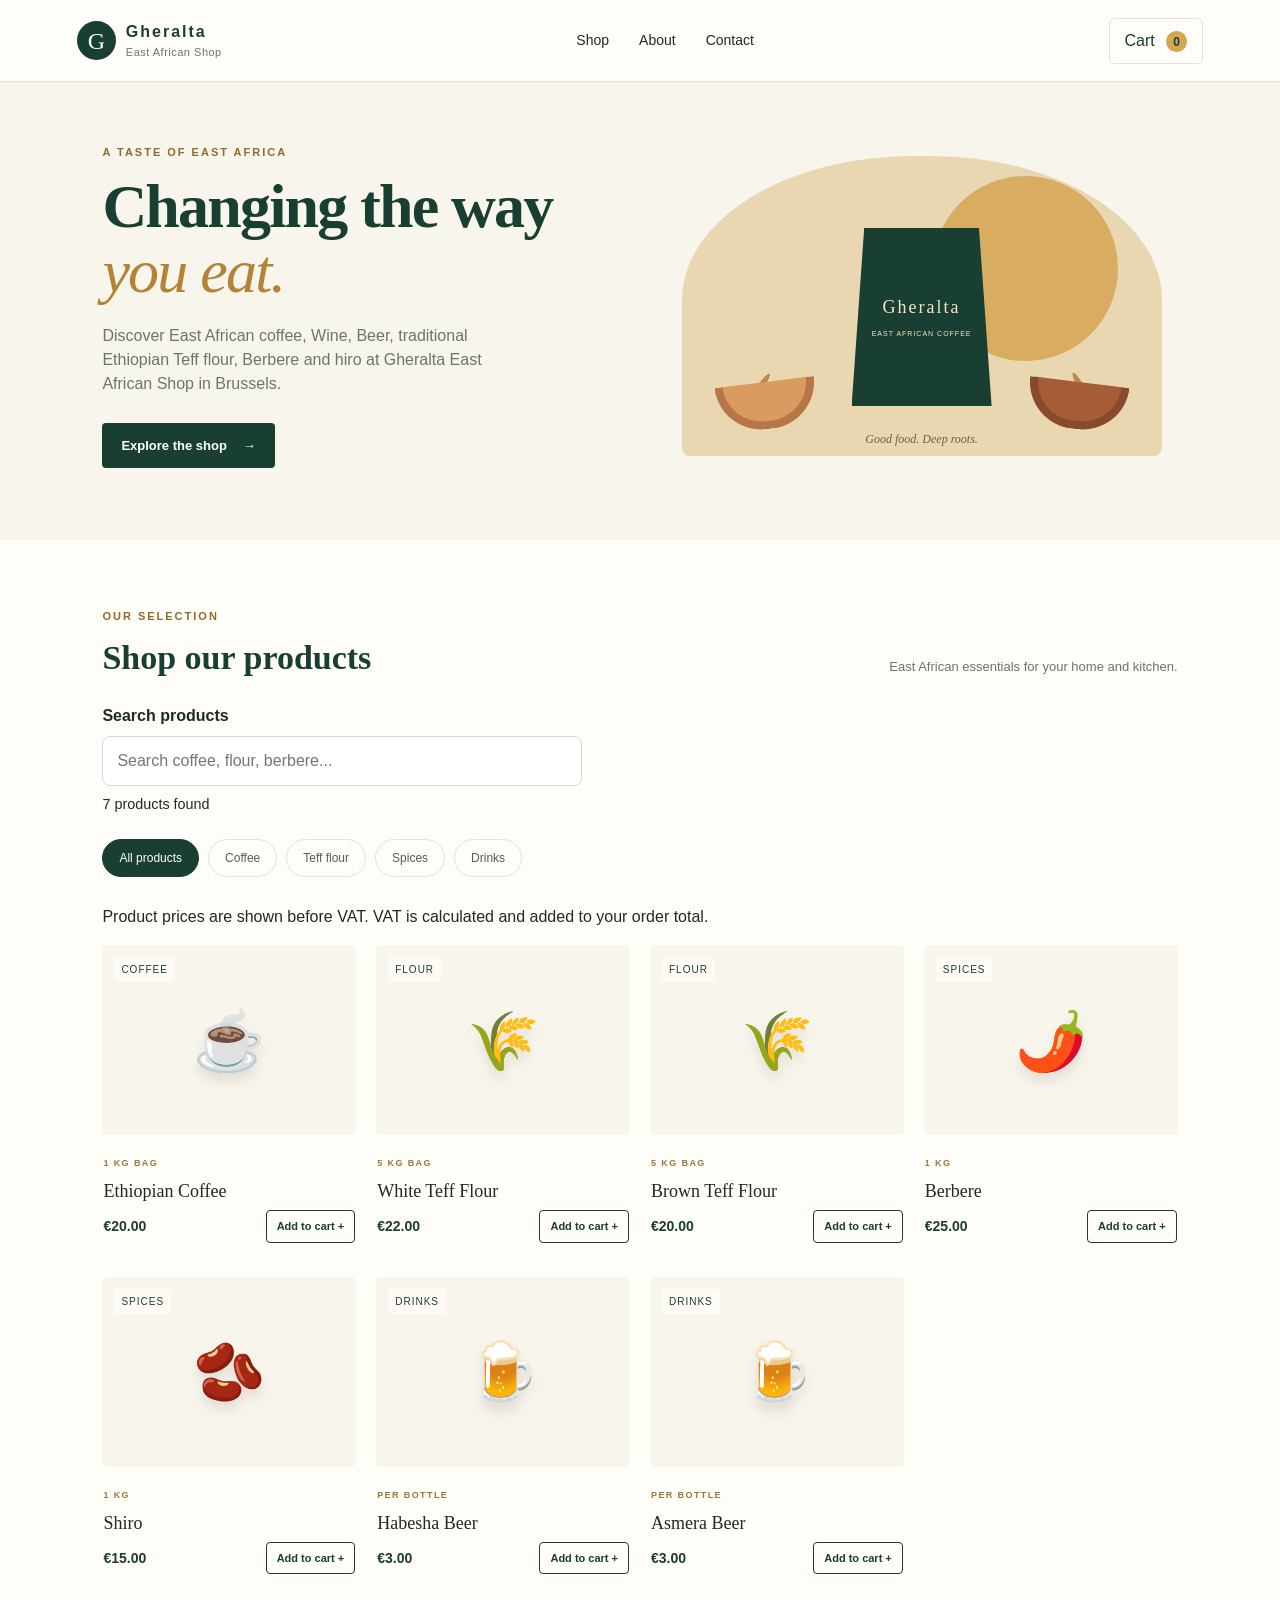
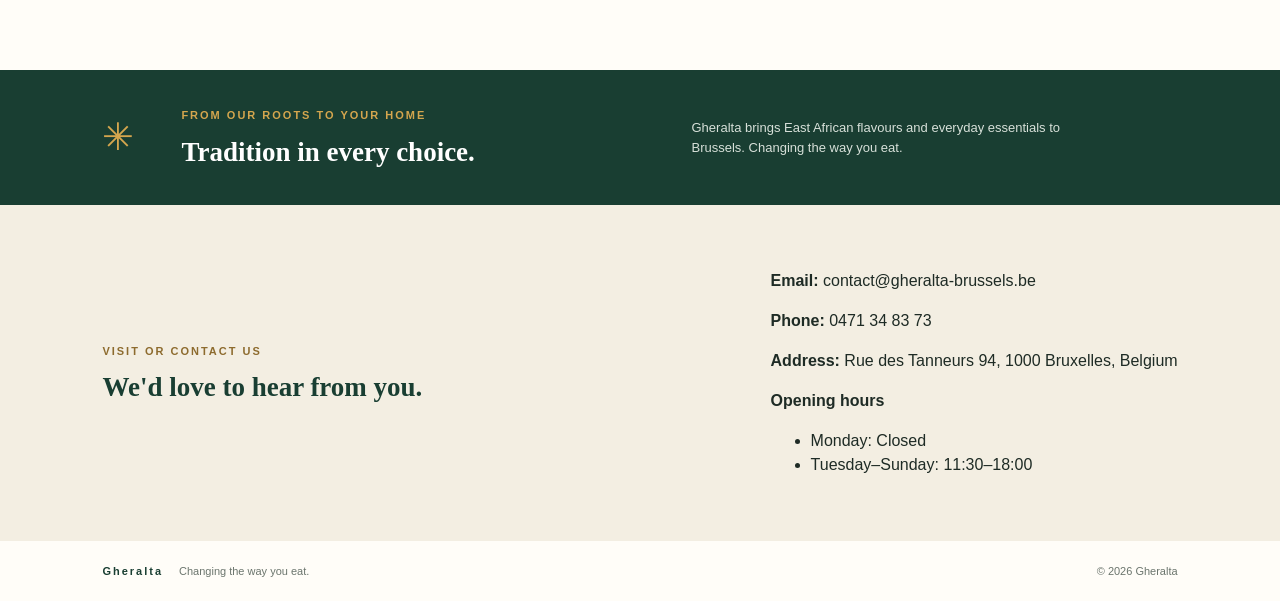
<file: index.html>
<!doctype html>
<html lang="en">

<head>
  <meta charset="utf-8">
  <meta name="viewport" content="width=device-width, initial-scale=1">
  <meta name="description"
    content="Gheralta East African Shop in Brussels. Discover East African coffee, Wine, Beer, traditional Ethiopian Teff flour, Berbere, Shiro and more. Changing the way you eat.">
  <title>Gheralta East African Shop | Brussels</title>
  <link rel="stylesheet" href="styles.css">
</head>

<body>
  <header class="site-header">
    <a class="brand" href="#" aria-label="Gheralta home">
      <span class="brand-mark">G</span>
      <span><strong>Gheralta</strong><small>East African Shop</small></span>
    </a>

    <nav aria-label="Main navigation">
      <a href="#shop">Shop</a>
      <a href="#about">About</a>
      <a href="#contact">Contact</a>
    </nav>

    <button class="cart-button" id="cart-toggle" aria-label="Open shopping cart">
      Cart <span id="cart-count">0</span>
    </button>
  </header>

  <main>
    <section class="hero">
      <div class="hero-copy">
        <p class="eyebrow">A taste of East Africa</p>
        <h1>Changing the way<br><em>you eat.</em></h1>
        <p>Discover East African coffee, Wine, Beer, traditional Ethiopian Teff flour, Berbere and hiro at Gheralta East African Shop in
          Brussels.</p>
        <a class="primary-button" href="#shop">Explore the shop <span aria-hidden="true">→</span></a>
      </div>

      <div class="hero-art" aria-label="Illustration of coffee, spices and grains">
        <div class="sun"></div>
        <div class="coffee-bag"><span>Gheralta</span><small>EAST AFRICAN COFFEE</small></div>
        <div class="bowl bowl-one"></div>
        <div class="bowl bowl-two"></div>
        <div class="grain grain-one"></div>
        <div class="grain grain-two"></div>
        <span class="art-caption">Good food. Deep roots.</span>
      </div>
    </section>

    <section class="shop-section" id="shop">
      <div class="section-heading">
        <div>
          <p class="eyebrow">Our selection</p>
          <h2>Shop our products</h2>
        </div>
        <p>East African essentials for your home and kitchen.</p>
      </div>

      <div class="product-search">
        <label for="product-search">Search products</label>
        <input type="search" id="product-search" placeholder="Search coffee, flour, berbere..." autocomplete="off">
        <p id="search-results" aria-live="polite"></p>
      </div>

      <div class="category-filters" id="category-filters" aria-label="Filter products">
        <button class="filter active" data-category="All">All products</button>
        <button class="filter" data-category="Coffee">Coffee</button>
        <button class="filter" data-category="Flour">Teff flour</button>
        <button class="filter" data-category="Spices">Spices</button>
        <button class="filter" data-category="Drinks">Drinks</button>
      </div>

      <p class="tax-note">Product prices are shown before VAT. VAT is calculated and added to your order total.</p>
      <div class="product-grid" id="product-grid"></div>
    </section>

    <section class="about-strip" id="about">
      <div class="about-symbol">✳</div>
      <div>
        <p class="eyebrow">From our roots to your home</p>
        <h2>Tradition in every choice.</h2>
      </div>
      <p>Gheralta brings East African flavours and everyday essentials to Brussels. Changing the way you eat.</p>
    </section>

    <section class="contact-strip" id="contact">
      <div>
        <p class="eyebrow">Visit or contact us</p>
        <h2>We'd love to hear from you.</h2>
      </div>

      <div class="contact-details">
        <p>
          <strong>Email:</strong>
          <a href="mailto:contact@gheralta-brussels.be">contact@gheralta-brussels.be</a>
        </p>
        <p>
          <strong>Phone:</strong>
          <a href="tel:+32471348373">0471 34 83 73</a>
        </p>
        <p>
          <strong>Address:</strong>
          <a href="https://www.google.com/maps/search/?api=1&query=Rue+des+Tanneurs+94%2C+1000+Bruxelles"
            target="_blank" rel="noopener noreferrer">
            Rue des Tanneurs 94, 1000 Bruxelles, Belgium
          </a>
        </p>

        <p><strong>Opening hours</strong></p>
        <ul>
          <li>Monday: Closed</li>
          <li>Tuesday–Sunday: 11:30–18:00</li>
        </ul>
      </div>
    </section>
  </main>

  <footer>
    <a class="footer-brand" href="#">Gheralta</a>
    <span>Changing the way you eat.</span>
    <span>© <span id="year"></span> Gheralta</span>
  </footer>

  <aside class="cart-panel" id="cart-panel" aria-label="Shopping cart" hidden>
    <div class="cart-heading">
      <h2>Your cart</h2>
      <button id="cart-close" aria-label="Close cart">×</button>
    </div>
    <div id="cart-items" class="cart-items">
      <p class="empty-cart">Your cart is empty.</p>
    </div>
    <div class="cart-total">
      <strong id="cart-total">€0.00</strong>
    </div>
    <p class="tax-note">Product prices are before VAT. VAT is shown separately in the order total.</p>
    
    <button class="primary-button checkout-button" id="checkout-button">
      Continue to checkout
    </button>
    
    <form id="checkout-form" hidden>
      <h3>Delivery details</h3>
    <p class="required-note">
      Fields marked <span class="required-star">*</span> are mandatory.
    </p>
    <p id="checkout-status" role="status" aria-live="polite"></p>
      <label for="customer-first-name">
        First name <span class="required-star" aria-hidden="true">*</span>
      </label>
      <input type="text" id="customer-first-name" name="customerFirstName" autocomplete="given-name" maxlength="50" required>

      <label for="customer-last-name">
        Last name <span class="required-star" aria-hidden="true">*</span>
      </label>
      <input type="text" id="customer-last-name" name="customerLastName" autocomplete="family-name" maxlength="50" required>
    
      <label for="customer-email">
        Email address <span class="required-star" aria-hidden="true">*</span>
      </label>
      <input type="email" id="customer-email" name="customerEmail" autocomplete="email" required>

      <label for="phone-country">Country / calling code</label>
      <select id="phone-country" name="phoneCountry" autocomplete="country" required>
        <option value="AT" data-dial="43">Austria (+43)</option>
        <option value="BE" data-dial="32" selected>Belgium (+32)</option>
        <option value="BG" data-dial="359">Bulgaria (+359)</option>
        <option value="HR" data-dial="385">Croatia (+385)</option>
        <option value="CY" data-dial="357">Cyprus (+357)</option>
        <option value="CZ" data-dial="420">Czechia (+420)</option>
        <option value="DK" data-dial="45">Denmark (+45)</option>
        <option value="EE" data-dial="372">Estonia (+372)</option>
        <option value="FI" data-dial="358">Finland (+358)</option>
        <option value="FR" data-dial="33">France (+33)</option>
        <option value="DE" data-dial="49">Germany (+49)</option>
        <option value="GR" data-dial="30">Greece (+30)</option>
        <option value="HU" data-dial="36">Hungary (+36)</option>
        <option value="IE" data-dial="353">Ireland (+353)</option>
        <option value="IT" data-dial="39">Italy (+39)</option>
        <option value="LV" data-dial="371">Latvia (+371)</option>
        <option value="LT" data-dial="370">Lithuania (+370)</option>
        <option value="LU" data-dial="352">Luxembourg (+352)</option>
        <option value="MT" data-dial="356">Malta (+356)</option>
        <option value="NL" data-dial="31">Netherlands (+31)</option>
        <option value="PL" data-dial="48">Poland (+48)</option>
        <option value="PT" data-dial="351">Portugal (+351)</option>
        <option value="RO" data-dial="40">Romania (+40)</option>
        <option value="SK" data-dial="421">Slovakia (+421)</option>
        <option value="SI" data-dial="386">Slovenia (+386)</option>
        <option value="ES" data-dial="34">Spain (+34)</option>
        <option value="SE" data-dial="46">Sweden (+46)</option>
      </select>

      <label for="customer-phone">
        Phone number <span class="required-star" aria-hidden="true">*</span>
      </label>
      <input type="tel" id="customer-phone" name="customerPhone" autocomplete="tel-national" placeholder="e.g. 0471 34 83 73" required>

      <label for="delivery-postcode">
        Belgian postcode <span class="required-star" aria-hidden="true">*</span>
      </label>
      <select id="delivery-postcode" name="deliveryPostcode" autocomplete="postal-code" required>
        <option value="">Choose a Belgian postcode</option>
      </select>
      <p id="delivery-region" aria-live="polite">Choose a postcode. The city list will only show matching places; if your town is missing, check the postcode.</p>
    
      <label for="delivery-city">
        City or municipality <span class="required-star" aria-hidden="true">*</span>
      </label>
      <select id="delivery-city" name="deliveryCity" autocomplete="address-level2" required disabled>
        <option value="">Choose a postcode first</option>
      </select>

      <label for="delivery-street">
        Street and house number <span class="required-star" aria-hidden="true">*</span>
      </label>
      <input type="text" id="delivery-street" name="deliveryStreet" autocomplete="street-address" required>

      <label for="delivery-box">Bus / Box number (optional)</label>
      <input type="text" id="delivery-box" name="deliveryBox" autocomplete="address-line2" placeholder="e.g. Bus 3">
    
      <label for="delivery-instructions">Delivery instructions (optional)</label>
      <textarea id="delivery-instructions" name="deliveryInstructions" rows="3"></textarea>
    
      <button type="submit" class="primary-button checkout-button">
        Continue to secure payment
      </button>
    
      <button type="button" id="back-to-cart" class="secondary-button">
        Back to cart
      </button>
    </form>

  </aside>

  <div class="cart-backdrop" id="cart-backdrop" hidden></div>
  <script src="postal-codes.js"></script>
  <script src="shop-config.js"></script>
  <script src="app.js"></script>
</body>

</html>
</file>
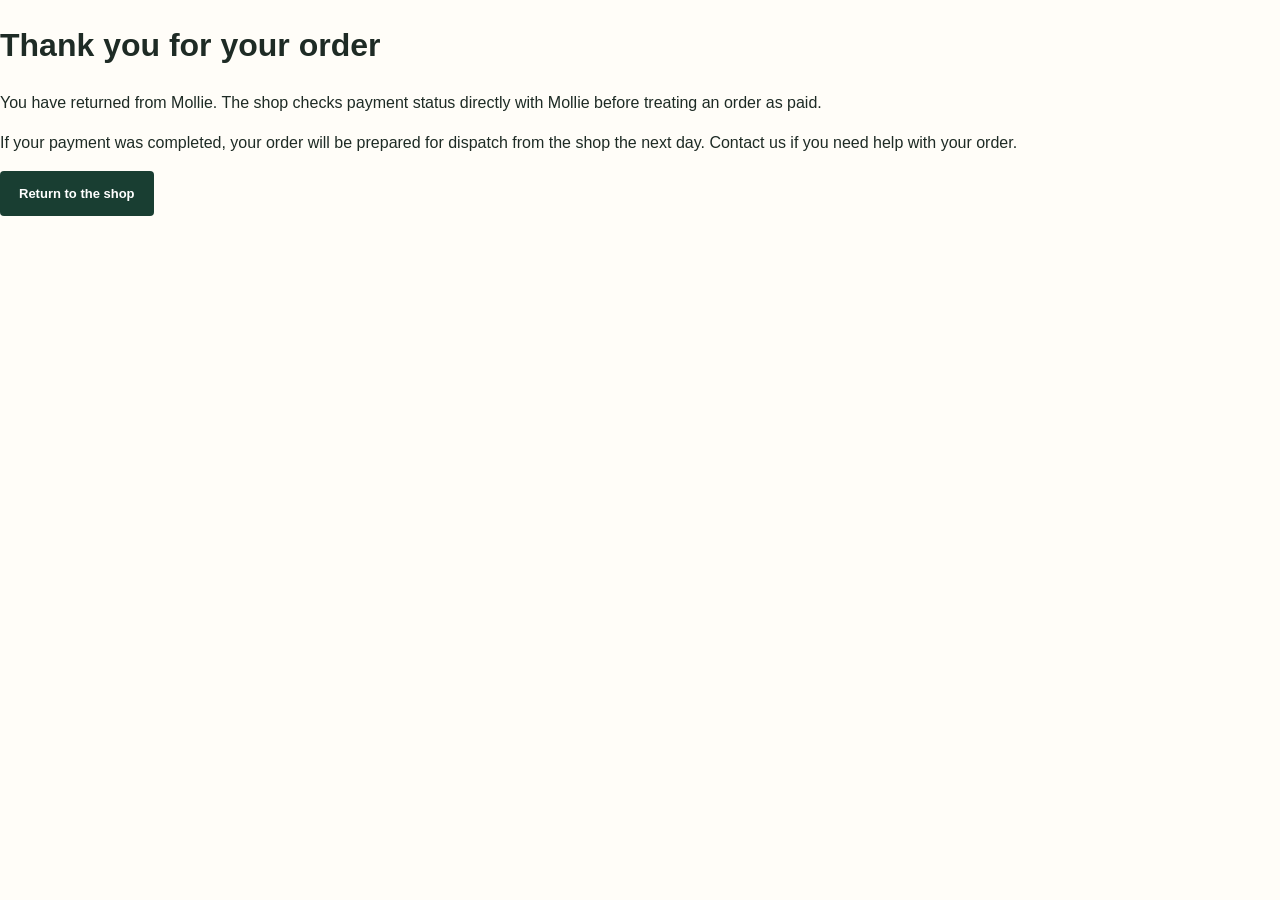
<file: payment-return.html>
<!doctype html>
<html lang="en">
<head>
  <meta charset="utf-8">
  <meta name="viewport" content="width=device-width, initial-scale=1">
  <meta name="robots" content="noindex">
  <title>Payment update | Gheralta East African Shop</title>
  <link rel="stylesheet" href="styles.css">
</head>
<body>
  <main class="payment-return">
    <h1>Thank you for your order</h1>
    <p>You have returned from Mollie. The shop checks payment status directly with Mollie before treating an order as paid.</p>
    <p>If your payment was completed, your order will be prepared for dispatch from the shop the next day. Contact us if you need help with your order.</p>
    <a class="primary-button" href="./">Return to the shop</a>
  </main>
</body>
</html>
</file>
<file: styles.css>
/* =========================================================
   Gheralta East African Shop — Refactored stylesheet
   ========================================================= */

/* 1. Design tokens and base styles */
:root {
    --green: #193e32;
    --green2: #2c5a46;
    --cream: #f8f5ed;
    --paper: #fffdf8;
    --gold: #d4a64e;
    --ink: #1e2b25;
    --muted: #6b756d;
    --line: #e7e1d5;
}

* {
    box-sizing: border-box;
}

html {
    scroll-behavior: smooth;
}

body {
    margin: 0;
    background: var(--paper);
    color: var(--ink);
    font-family: Arial, Helvetica, sans-serif;
    line-height: 1.5;
}

a {
    color: inherit;
    text-decoration: none;
}

button {
    font: inherit;
    cursor: pointer;
}

/* 2. Header and brand */
.site-header {
    display: flex;
    align-items: center;
    justify-content: space-between;
    height: 82px;
    padding: 0 6vw;
    border-bottom: 1px solid var(--line);
    background: var(--paper);
}

.brand {
    display: flex;
    align-items: center;
    gap: 10px;
    color: var(--green);
}

.brand-mark {
    display: grid;
    place-items: center;
    width: 39px;
    height: 39px;
    border-radius: 50%;
    background: var(--green);
    color: #fff;
    font-family: Georgia, serif;
    font-size: 24px;
}

.brand strong {
    display: block;
    font-size: 16px;
    letter-spacing: 2px;
}

.brand small {
    display: block;
    color: var(--muted);
    font-size: 11px;
    letter-spacing: 0.5px;
}

.site-header nav {
    display: flex;
    gap: 30px;
    font-size: 14px;
}

.site-header nav a:hover {
    color: var(--green2);
}

.cart-button {
    padding: 10px 15px;
    border: 1px solid var(--line);
    border-radius: 5px;
    background: transparent;
    color: var(--green);
}

#cart-count {
    display: inline-grid;
    place-items: center;
    min-width: 21px;
    height: 21px;
    margin-left: 7px;
    border-radius: 50%;
    background: var(--gold);
    font-size: 12px;
    font-weight: bold;
}

/* 3. Hero section */
.hero {
    display: grid;
    grid-template-columns: 1fr 1fr;
    align-items: center;
    gap: 4vw;
    min-height: 440px;
    padding: 62px 8vw 72px;
    background: var(--cream);
}

.hero-copy {
    max-width: 540px;
}

.eyebrow {
    margin: 0 0 13px;
    color: #8d6b2e;
    font-size: 11px;
    font-weight: bold;
    letter-spacing: 2px;
    text-transform: uppercase;
}

.hero h1 {
    margin: 0 0 20px;
    color: var(--green);
    font-family: Georgia, "Times New Roman", serif;
    font-size: clamp(38px, 5vw, 62px);
    line-height: 1.05;
    letter-spacing: -1.8px;
}

.hero h1 em {
    color: #b58336;
    font-weight: normal;
}

.hero-copy>p:not(.eyebrow) {
    max-width: 410px;
    margin: 0 0 27px;
    color: var(--muted);
    font-size: 16px;
}

.primary-button,
.secondary-button {
    display: inline-flex;
    align-items: center;
    justify-content: center;
    gap: 16px;
    padding: 13px 19px;
    border: 0;
    border-radius: 4px;
    background: var(--green);
    color: #fff;
    font-size: 13px;
    font-weight: bold;
}

.primary-button:hover {
    background: var(--green2);
}

.hero-art {
    position: relative;
    justify-self: center;
    overflow: hidden;
    width: 100%;
    max-width: 480px;
    height: 300px;
    border-radius: 48% 48% 8px 8px;
    background: #e9d7b2;
}

.sun {
    position: absolute;
    top: 20px;
    right: 44px;
    width: 185px;
    height: 185px;
    border-radius: 50%;
    background: #d9ad61;
}

.coffee-bag {
    position: absolute;
    z-index: 2;
    top: 72px;
    left: calc(50% - 70px);
    display: flex;
    flex-direction: column;
    align-items: center;
    justify-content: center;
    width: 140px;
    height: 178px;
    background: var(--green);
    color: #f5e7c6;
    clip-path: polygon(9% 0, 91% 0, 100% 100%, 0 100%);
    box-shadow: 0 12px 20px #654d2a22;
}

.coffee-bag span {
    font-family: Georgia, serif;
    font-size: 18px;
    letter-spacing: 2px;
}

.coffee-bag small {
    margin-top: 8px;
    font-size: 7px;
    letter-spacing: 1px;
}

.bowl {
    position: absolute;
    z-index: 3;
    bottom: 27px;
    width: 100px;
    height: 47px;
    border: 8px solid #b87545;
    border-top: 0;
    border-radius: 0 0 50px 50px;
    background: #d99b5f;
}

.bowl-one {
    left: 35px;
    transform: rotate(-7deg);
}

.bowl-two {
    right: 35px;
    border-color: #874a2d;
    background: #a65c36;
    transform: rotate(7deg);
}

.grain {
    position: absolute;
    bottom: 44px;
    width: 7px;
    height: 42px;
    border-radius: 100%;
    background: #b98b45;
    transform: rotate(35deg);
}

.grain-one {
    left: 72px;
}

.grain-two {
    right: 75px;
    transform: rotate(-30deg);
}

.art-caption {
    position: absolute;
    right: 0;
    bottom: 8px;
    left: 0;
    color: #735d3b;
    font-family: Georgia, serif;
    font-size: 12px;
    font-style: italic;
    text-align: center;
}

/* 4. Product catalogue, search and filters */
.shop-section {
    padding: 68px 8vw 82px;
}

.section-heading {
    display: flex;
    align-items: end;
    justify-content: space-between;
    gap: 30px;
    margin-bottom: 27px;
}

.section-heading h2,
.about-strip h2,
.contact-strip h2 {
    margin: 0;
    color: var(--green);
    font-family: Georgia, "Times New Roman", serif;
    font-size: 34px;
    line-height: 1.15;
}

.section-heading>p {
    max-width: 300px;
    margin: 0;
    color: var(--muted);
    font-size: 13px;
}

.category-filters {
    display: flex;
    flex-wrap: wrap;
    gap: 9px;
    margin-bottom: 28px;
}

.filter {
    padding: 9px 16px;
    border: 1px solid var(--line);
    border-radius: 25px;
    background: transparent;
    color: #536057;
    font-size: 12px;
}

.filter:hover,
.filter.active {
    border-color: var(--green);
    background: var(--green);
    color: #fff;
}

.product-grid {
    display: grid;
    grid-template-columns: repeat(4, minmax(0, 1fr));
    gap: 20px;
}

.product-card {
    min-width: 0;
}

.product-art {
    position: relative;
    display: grid;
    place-items: center;
    overflow: hidden;
    height: 190px;
    border-radius: 5px;
    background: var(--cream);
}

.product-art .product-emoji {
    font-size: 58px;
    filter: drop-shadow(0 8px 6px #40301b1c);
}

.product-art .product-number {
    position: absolute;
    top: 12px;
    left: 12px;
    padding: 5px 7px;
    border-radius: 3px;
    background: #fffdf8d9;
    color: var(--green);
    font-size: 10px;
    letter-spacing: 1px;
    text-transform: uppercase;
}

.product-info {
    padding: 14px 1px;
}

.product-category {
    color: #9b783b;
    font-size: 9px;
    font-weight: bold;
    letter-spacing: 1.4px;
    text-transform: uppercase;
}

.product-info h3 {
    margin: 5px 0;
    color: var(--ink);
    font-family: Georgia, serif;
    font-size: 18px;
    font-weight: normal;
}

.product-bottom {
    display: flex;
    align-items: center;
    justify-content: space-between;
    gap: 8px;
}

.price {
    color: var(--green);
    font-size: 14px;
    font-weight: bold;
}

.add-button {
    padding: 7px 10px;
    border: 1px solid var(--green);
    border-radius: 4px;
    background: transparent;
    color: var(--green);
    font-size: 11px;
    font-weight: bold;
}

.add-button:hover {
    background: var(--green);
    color: #fff;
}

.product-search {
    max-width: 480px;
    margin: 24px 0;
}

.product-search label {
    display: block;
    margin-bottom: 8px;
    font-weight: 600;
}

.product-search input {
    width: 100%;
    padding: 12px 14px;
    border: 1px solid #d8d8d8;
    border-radius: 8px;
    font: inherit;
}

.product-search input:focus {
    outline: 2px solid #477b51;
    outline-offset: 2px;
}

#search-results {
    margin: 8px 0 0;
    font-size: 0.9rem;
}

.no-products {
    grid-column: 1 / -1;
    padding: 24px 0;
}

/* 5. About, contact and footer */
.about-strip {
    display: grid;
    grid-template-columns: 55px 1fr 1fr;
    align-items: center;
    gap: 24px;
    padding: 37px 8vw;
    background: var(--green);
    color: var(--cream);
}

.about-symbol {
    color: var(--gold);
    font-size: 38px;
}

.about-strip .eyebrow {
    color: var(--gold);
}

.about-strip h2 {
    color: #fff;
    font-size: 27px;
}

.about-strip>p {
    max-width: 420px;
    margin: 0;
    color: #d7e0d9;
    font-size: 13px;
}

.contact-strip {
    display: flex;
    align-items: center;
    justify-content: space-between;
    gap: 24px;
    padding: 48px 8vw;
    background: #f3eee2;
}

.contact-strip h2 {
    font-size: 27px;
}

.contact-strip>p {
    max-width: 300px;
    color: var(--muted);
    font-size: 13px;
}

.secondary-button {
    border: 1px solid var(--green);
    background: transparent;
    color: var(--green);
    white-space: nowrap;
}

.secondary-button:hover {
    background: var(--green);
    color: #fff;
}

footer {
    display: flex;
    align-items: center;
    gap: 16px;
    padding: 22px 8vw;
    color: var(--muted);
    font-size: 11px;
}

footer .footer-brand {
    color: var(--green);
    font-weight: bold;
    letter-spacing: 2px;
}

footer span:last-child {
    margin-left: auto;
}

/* 6. Cart drawer and shipping summary */
.cart-panel {
    position: fixed;
    z-index: 20;
    top: 0;
    right: 0;
    display: flex;
    flex-direction: column;
    width: min(390px, 100%);
    height: 100vh;
    height: 100dvh;
    max-height: 100dvh;
    padding: 24px;
    background: var(--paper);
    box-shadow: -10px 0 40px #00000018;
    overflow: hidden;
}

.cart-panel[hidden],
.cart-backdrop[hidden] {
    display: none;
}

.cart-heading {
    flex: 0 0 auto;
}

#cart-items {
    flex: 0 1 auto;
    min-height: 0;
    max-height: 35dvh;
    overflow-y: auto;
}

#checkout-form {
    flex: 1 1 auto;
    min-height: 0;
    overflow-y: auto;
    overscroll-behavior: contain;
    padding: 16px 2px 24px 0;
    margin-top: 16px;
    border-top: 1px solid var(--line);
    -webkit-overflow-scrolling: touch;
}

#checkout-form[hidden] {
    display: none;
}

#checkout-form label {
    display: block;
    margin: 12px 0 5px;
    font-size: 13px;
    font-weight: 600;
}

#checkout-form input,
#checkout-form select,
#checkout-form textarea {
    display: block;
    width: 100%;
    min-width: 0;
    padding: 11px 12px;
    border: 1px solid var(--line);
    border-radius: 4px;
    background: #fff;
    color: var(--ink);
    font: inherit;
}

#checkout-form .checkout-button,
#checkout-form #back-to-cart {
    display: block;
    width: 100%;
    min-height: 46px;
    margin-top: 12px;
}

@media (max-width: 430px) {
    .cart-panel {
        padding: 18px 16px;
    }

    .cart-heading {
        padding-bottom: 12px;
    }

    #checkout-form {
        padding-bottom: 32px;
    }
}

.cart-panel[hidden],
.cart-backdrop[hidden] {
    display: none;
}

.cart-heading {
    display: flex;
    align-items: center;
    justify-content: space-between;
    padding-bottom: 15px;
    border-bottom: 1px solid var(--line);
}

.cart-heading h2 {
    margin: 0;
    color: var(--green);
    font-family: Georgia, serif;
}

.cart-heading button {
    border: 0;
    background: none;
    color: var(--green);
    font-size: 28px;
}

.cart-items {
    flex: 0 1 auto;
    min-height: 80px;
    max-height: 40vh;
    overflow-y: auto;
    padding: 12px 0;
}

.cart-row {
    display: flex;
    justify-content: space-between;
    gap: 12px;
    padding: 13px 0;
    border-bottom: 1px solid var(--line);
    font-size: 13px;
}

.cart-row small {
    display: block;
    margin-top: 4px;
    color: var(--muted);
}

.remove-button {
    border: 0;
    background: none;
    color: #8a4b32;
    font-size: 11px;
}

.empty-cart {
    color: var(--muted);
    font-size: 14px;
}

/*
  app.js writes the subtotal into #cart-total and creates
  #shipping-details after it. These rules keep the summary stacked.
*/
#cart-panel #cart-total {
    display: block;
    flex: 0 0 auto;
    width: 100%;
    margin: 0;
    padding: 17px 0 0;
    border-top: 1px solid var(--line);
    color: var(--ink);
    text-align: left;
    overflow-wrap: anywhere;
}

#cart-panel #shipping-details {
    display: flex;
    flex: 0 0 auto;
    flex-direction: column;
    gap: 10px;
    width: 100%;
    margin: 0;
    padding: 12px 0 0;
    border-top: 0;
}

#cart-panel #shipping-details p {
    display: block;
    width: 100%;
    margin: 0;
    line-height: 1.5;
    text-align: left;
    overflow-wrap: anywhere;
}

#cart-panel #shipping-details p strong {
    color: var(--green);
    font-weight: 700;
}

#cart-panel #shipping-details p:last-child {
    padding-top: 6px;
}

.cart-note {
    color: var(--muted);
    font-size: 11px;
}

.checkout-button {
    width: 100%;
    margin-top: 8px;
}

.cart-backdrop {
    position: fixed;
    z-index: 19;
    inset: 0;
    background: #10251c66;
}

/* 7. Responsive layout */
@media (max-width: 800px) {
    .site-header {
        padding: 0 5vw;
    }

    .site-header nav {
        gap: 13px;
    }

    .hero {
        grid-template-columns: 1fr;
        gap: 28px;
        padding: 45px 6vw;
    }

    .hero-art {
        max-width: 420px;
        height: 260px;
    }

    .shop-section {
        padding: 52px 6vw;
    }

    .product-grid {
        grid-template-columns: repeat(2, minmax(0, 1fr));
        gap: 15px;
    }

    .product-art {
        height: 165px;
    }

    .section-heading {
        align-items: start;
        flex-direction: column;
        gap: 10px;
    }

    .about-strip {
        grid-template-columns: 40px 1fr;
        padding: 32px 6vw;
    }

    .about-strip>p {
        grid-column: 2;
    }

    .contact-strip {
        align-items: flex-start;
        flex-direction: column;
        gap: 12px;
        padding: 35px 6vw;
    }
}

@media (max-width: 430px) {
    .site-header {
        height: 72px;
    }

    .brand strong {
        font-size: 13px;
    }

    .brand-mark {
        width: 34px;
        height: 34px;
    }

    .site-header nav {
        display: none;
    }

    .hero h1 {
        font-size: 42px;
    }

    .product-art {
        height: 140px;
    }

    .product-art .product-emoji {
        font-size: 48px;
    }

    .product-info h3 {
        font-size: 16px;
    }

    .add-button {
        padding: 7px;
    }

    .about-strip h2,
    .contact-strip h2 {
        font-size: 24px;
    }

    .cart-panel {
        padding: 18px;
    }
}

/* Checkout form */
#checkout-form {
    margin-top: 16px;
    padding-top: 16px;
    border-top: 1px solid var(--line);
}

#checkout-form[hidden] {
    display: none;
}

#checkout-form h3 {
    margin: 0 0 16px;
    color: var(--green);
    font-family: Georgia, serif;
}

#checkout-form label {
    display: block;
    margin: 12px 0 5px;
    font-size: 13px;
    font-weight: 600;
}

#checkout-form input,
#checkout-form select,
#checkout-form textarea {
    width: 100%;
    padding: 10px 12px;
    border: 1px solid var(--line);
    border-radius: 4px;
    background: #fff;
    color: var(--ink);
    font: inherit;
}

#checkout-form input:focus,
#checkout-form select:focus,
#checkout-form textarea:focus {
    outline: 2px solid var(--green2);
    outline-offset: 1px;
}

#checkout-form .checkout-button,
#back-to-cart {
    width: 100%;
    margin-top: 12px;
}

.required-star {
    color: #c62828;
    font-weight: 700;
    margin-left: 3px;
}

.required-note {
    margin: 0 0 14px;
    color: var(--muted);
    font-size: 12px;
}
</file>
